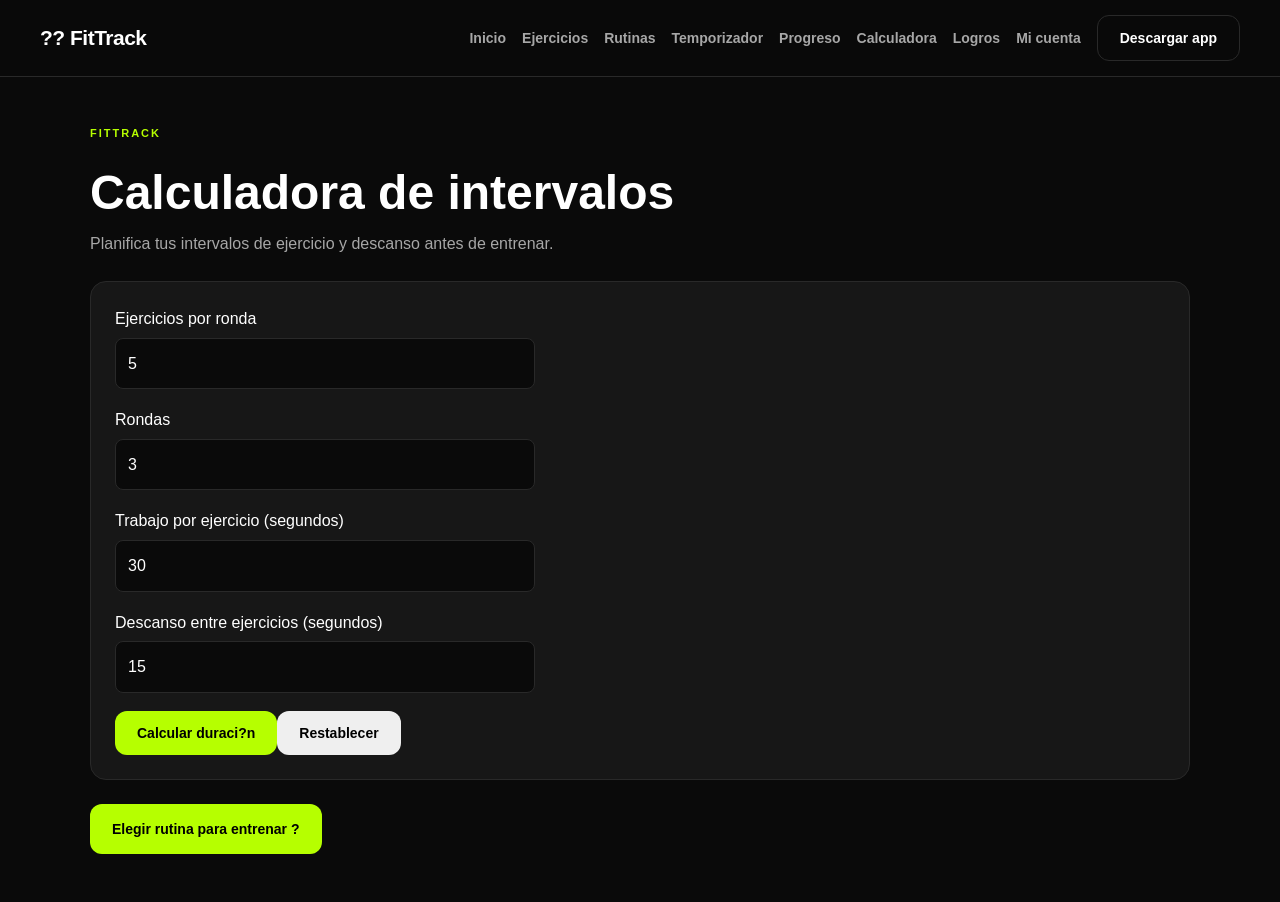
<file: pages/calculadora.html>
<!DOCTYPE html>
<html lang="es"><head><meta charset="utf-8"><meta name="viewport" content="width=device-width, initial-scale=1">
<meta name="theme-color" content="#0b0b0b"><title>Calculadora de intervalos | FitTrack</title>
<link rel="manifest" href="../manifest.json"><link rel="icon" href="../img/pwa-192.png">
<link rel="stylesheet" href="../css/style.css"><link rel="stylesheet" href="../css/responsive.css"><link rel="stylesheet" href="../css/tools.css"></head>
<body><header class="main-header"><div class="header-container"><a class="logo" href="../index.html">?? FitTrack</a>
<button class="menu-toggle" id="menuToggle" aria-label="Abrir men?" aria-expanded="false">?</button>
<nav class="main-navigation" id="mainNavigation"><a class="nav-link" href="../index.html">Inicio</a><a class="nav-link" href="./ejercicios.html">Ejercicios</a><a class="nav-link" href="./rutinas.html">Rutinas</a><a class="nav-link" href="./temporizador.html">Temporizador</a><a class="nav-link" href="./progreso.html">Progreso</a><a class="nav-link" href="./calculadora.html">Calculadora</a><a class="nav-link" href="./logros.html">Logros</a></nav></div></header>
<main class="tools-page"><span class="section-label">FITTRACK</span><h1>Calculadora de intervalos</h1><p>Planifica tus intervalos de ejercicio y descanso antes de entrenar.</p>
<form id="intervalForm" class="tool-card"><label>Ejercicios por ronda<input id="exerciseCount" type="number" min="1" max="100" value="5" required></label>
<label>Rondas<input id="roundCount" type="number" min="1" max="100" value="3" required></label>
<label>Trabajo por ejercicio (segundos)<input id="workSeconds" type="number" min="1" max="3600" value="30" required></label>
<label>Descanso entre ejercicios (segundos)<input id="restSeconds" type="number" min="0" max="3600" value="15" required></label>
<button class="btn btn-primary" type="submit">Calcular duraci?n</button><button class="btn" type="reset">Restablecer</button></form>
<section class="tool-card" id="calculationResult" aria-live="polite" hidden></section>
<a class="btn btn-primary" href="./rutinas.html">Elegir rutina para entrenar ?</a></main>
<script src="../js/main.js"></script><script src="../js/calculadora.js"></script></body></html>
</file>
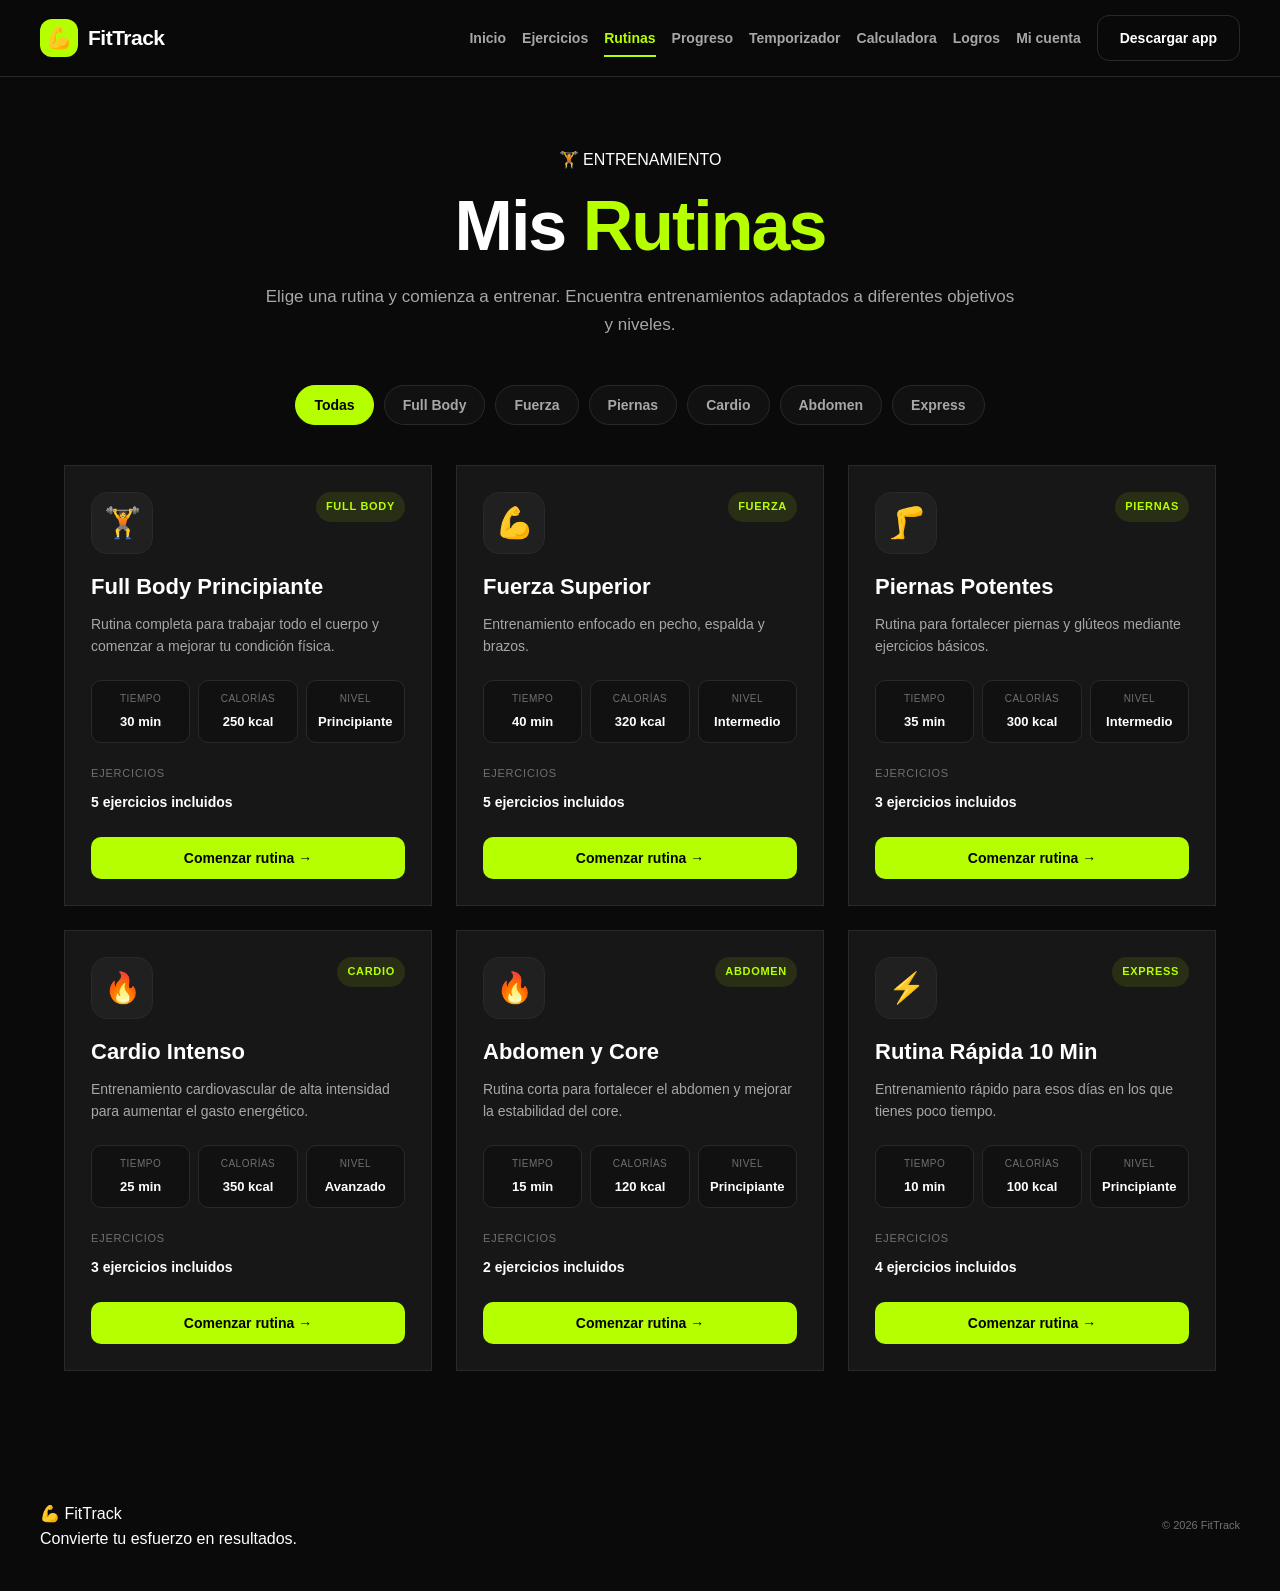
<file: pages/rutinas.html>
<!DOCTYPE html>
<html lang="es">

<head>
    <meta charset="UTF-8">

    <meta
        name="viewport"
        content="width=device-width, initial-scale=1.0"
    >

    <meta
        name="theme-color"
        content="#0b0b0b"
    >

    <title>Rutinas | FitTrack</title>

    <link
        rel="manifest"
        href="../manifest.json"
    >

    <link
        rel="icon"
        type="image/png"
        href="../img/pwa-192.png"
    >

    <link
        rel="apple-touch-icon"
        href="../img/pwa-192.png"
    >

    <link
        rel="stylesheet"
        href="../css/style.css"
    >

    <link
        rel="stylesheet"
        href="../css/responsive.css"
    >

    <link
        rel="stylesheet"
        href="../css/animations.css"
    >

    <link
        rel="stylesheet"
        href="../css/rutinas.css"
    >
</head>

<body>

    <!-- HEADER -->
    <header class="main-header">

        <div class="header-container">

            <a
                href="../index.html"
                class="logo"
            >
                <span class="logo-icon">💪</span>
                <span>FitTrack</span>
            </a>

            <button
                class="menu-toggle"
                id="menuToggle"
                aria-label="Abrir menú"
                aria-expanded="false"
            >
                ☰
            </button>

            <nav
                class="main-navigation"
                id="mainNavigation"
            >

                <a
                    href="../index.html"
                    class="nav-link"
                >
                    Inicio
                </a>

                <a
                    href="./ejercicios.html"
                    class="nav-link"
                >
                    Ejercicios
                </a>

                <a
                    href="./rutinas.html"
                    class="nav-link active"
                >
                    Rutinas
                </a>

                <a
                    href="./progreso.html"
                    class="nav-link"
                >
                    Progreso
                </a>

            <a href="./temporizador.html" class="nav-link">Temporizador</a><a href="./calculadora.html" class="nav-link">Calculadora</a><a href="./logros.html" class="nav-link">Logros</a>
            </nav>

        </div>

    </header>


    <!-- CONTENIDO -->
    <main class="routine-page">

        <section class="routine-header">

            <span class="section-badge">
                🏋️ ENTRENAMIENTO
            </span>

            <h1>
                Mis <span>Rutinas</span>
            </h1>

            <p>
                Elige una rutina y comienza a entrenar.
                Encuentra entrenamientos adaptados a
                diferentes objetivos y niveles.
            </p>

        </section>


        <!-- FILTROS -->
        <section class="routine-filters">

            <button
                class="routine-filter active"
                data-category="Todos"
            >
                Todas
            </button>

            <button
                class="routine-filter"
                data-category="Full Body"
            >
                Full Body
            </button>

            <button
                class="routine-filter"
                data-category="Fuerza"
            >
                Fuerza
            </button>

            <button
                class="routine-filter"
                data-category="Piernas"
            >
                Piernas
            </button>

            <button
                class="routine-filter"
                data-category="Cardio"
            >
                Cardio
            </button>

            <button
                class="routine-filter"
                data-category="Abdomen"
            >
                Abdomen
            </button>

            <button
                class="routine-filter"
                data-category="Express"
            >
                Express
            </button>

        </section>


        <!-- GRID -->
        <section
            class="routine-grid"
            id="routineGrid"
        >
        </section>


        <!-- SIN RESULTADOS -->
        <section
            class="empty-routines"
            id="emptyRoutines"
            hidden
        >

            <div class="empty-icon">
                🔎
            </div>

            <h2>
                No encontramos rutinas
            </h2>

            <p>
                Intenta seleccionar otra categoría.
            </p>

        </section>

    </main>


    <!-- FOOTER -->
    <footer class="main-footer">

        <div class="footer-container">

            <div class="footer-brand">
                <span>💪 FitTrack</span>

                <p>
                    Convierte tu esfuerzo en resultados.
                </p>
            </div>

            <div class="footer-info">
                <p>
                    © 2026 FitTrack
                </p>
            </div>

        </div>

    </footer>


    <script src="../js/main.js"></script>

    <script src="../js/rutinas.js"></script>

</body>

</html>
</file>
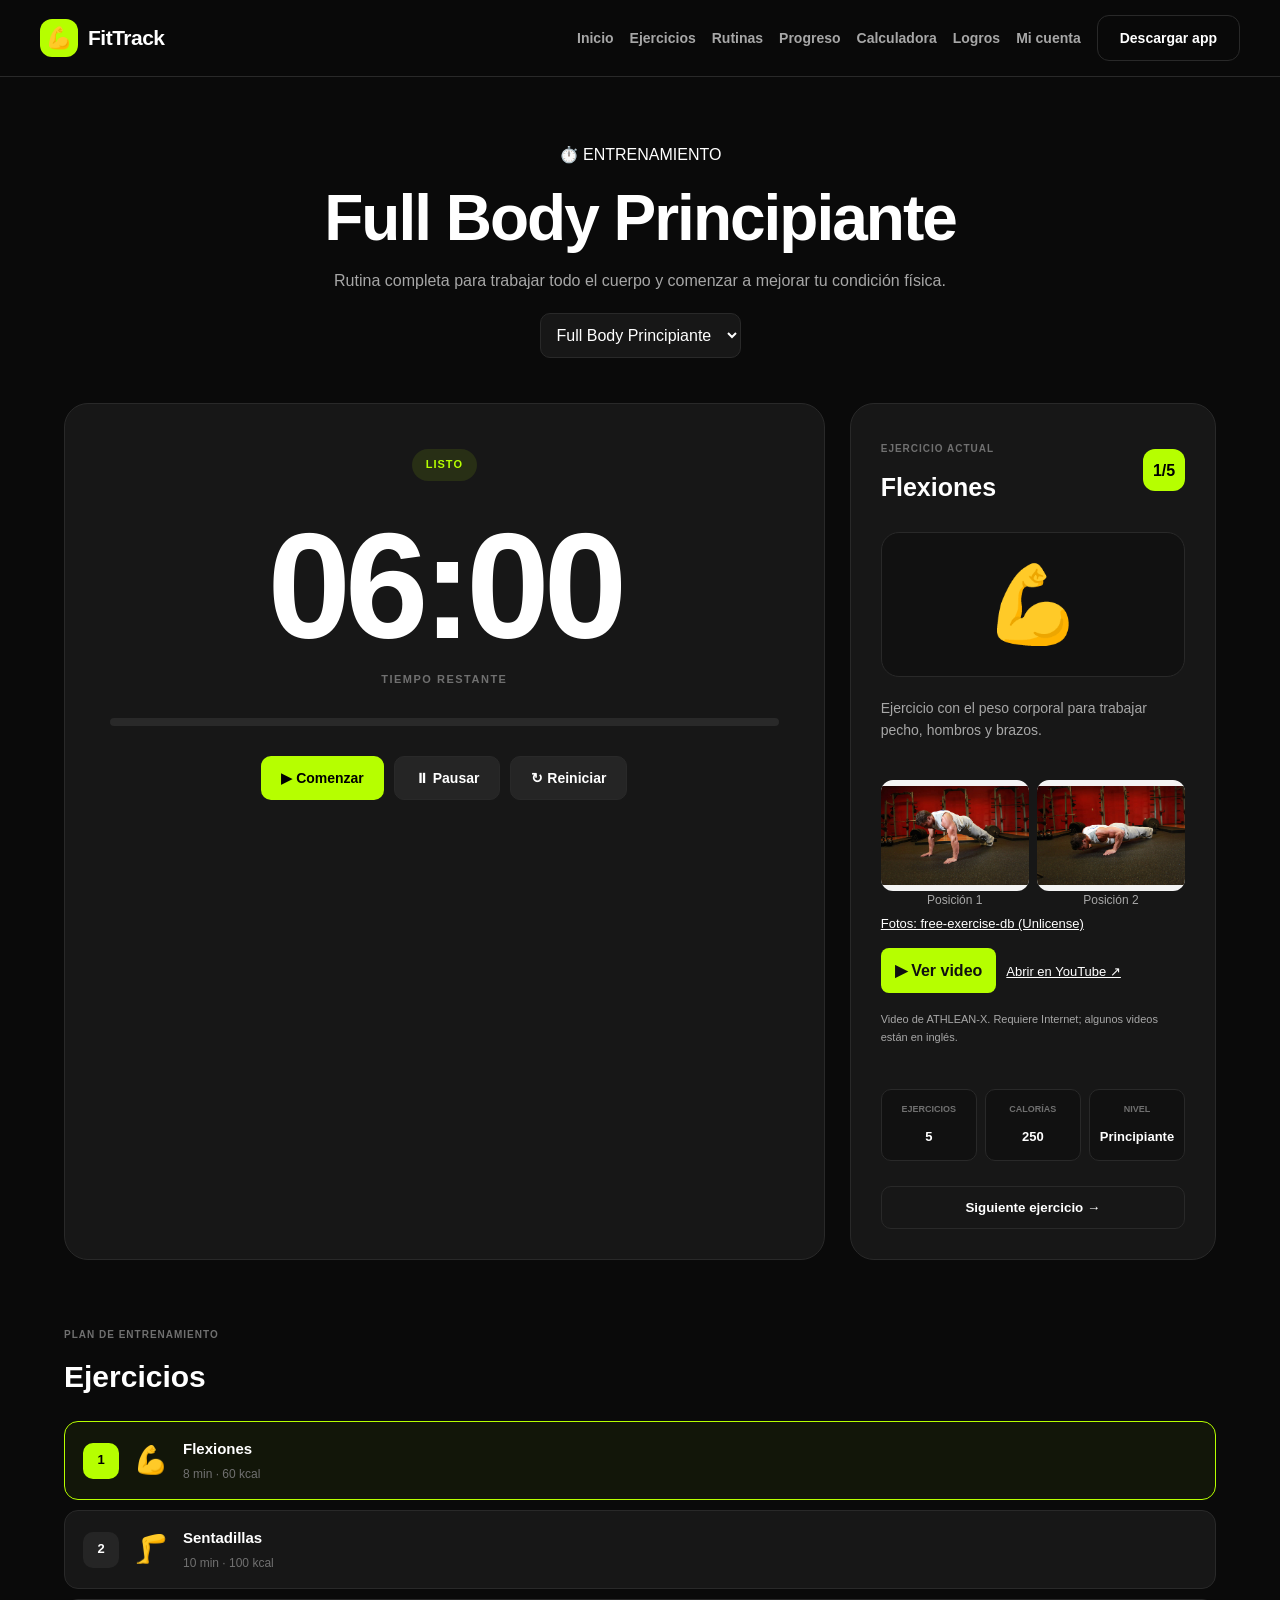
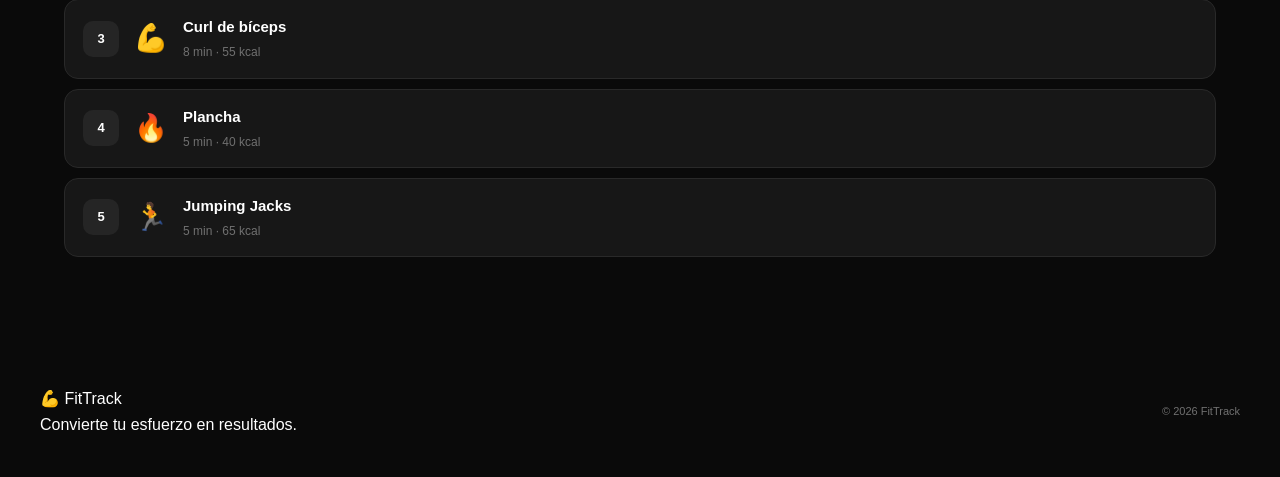
<file: pages/temporizador.html>
<!DOCTYPE html>
<html lang="es">

<head>
    <meta charset="UTF-8">

    <meta
        name="viewport"
        content="width=device-width, initial-scale=1.0"
    >

    <meta
        name="theme-color"
        content="#0b0b0b"
    >

    <title>Temporizador | FitTrack</title>

    <link
        rel="manifest"
        href="../manifest.json"
    >

    <link
        rel="icon"
        type="image/png"
        href="../img/pwa-192.png"
    >

    <link
        rel="stylesheet"
        href="../css/style.css"
    >

    <link
        rel="stylesheet"
        href="../css/responsive.css"
    >

    <link
        rel="stylesheet"
        href="../css/animations.css"
    >

    <link
        rel="stylesheet"
        href="../css/temporizador.css"
    >
<link rel="stylesheet" href="../css/media.css">
</head>

<body>

    <!-- HEADER -->
    <header class="main-header">

        <div class="header-container">

            <a
                href="../index.html"
                class="logo"
            >
                <span class="logo-icon">💪</span>
                <span>FitTrack</span>
            </a>

            <button
                class="menu-toggle"
                id="menuToggle"
                aria-label="Abrir menú"
                aria-expanded="false"
            >
                ☰
            </button>

            <nav
                class="main-navigation"
                id="mainNavigation"
            >

                <a
                    href="../index.html"
                    class="nav-link"
                >
                    Inicio
                </a>

                <a
                    href="./ejercicios.html"
                    class="nav-link"
                >
                    Ejercicios
                </a>

                <a
                    href="./rutinas.html"
                    class="nav-link"
                >
                    Rutinas
                </a>

                <a
                    href="./progreso.html"
                    class="nav-link"
                >
                    Progreso
                </a>

            <a href="./calculadora.html" class="nav-link">Calculadora</a><a href="./logros.html" class="nav-link">Logros</a>
            </nav>

        </div>

    </header>


    <!-- TEMPORIZADOR -->
    <main class="timer-page">

        <section class="timer-header">

            <span class="section-badge">
                ⏱️ ENTRENAMIENTO
            </span>

            <h1 id="routineName">
                Cargando rutina...
            </h1>

            <p id="routineDescription">
                Preparando tu entrenamiento.
            </p>

        </section>


        <section class="timer-layout">

            <!-- TEMPORIZADOR -->
            <div class="timer-card">

                <div class="timer-status">
                    <span id="timerStatus">
                        LISTO
                    </span>
                </div>


                <div
                    class="timer-display"
                    id="timerDisplay"
                >
                    00:30
                </div>


                <div class="timer-label">
                    TIEMPO RESTANTE
                </div>


                <div class="timer-progress">

                    <div
                        class="timer-progress-bar"
                        id="timerProgressBar"
                    ></div>

                </div>


                <div class="timer-buttons">

                    <button
                        class="timer-button primary"
                        id="startTimer"
                    >
                        ▶ Comenzar
                    </button>

                    <button
                        class="timer-button secondary"
                        id="pauseTimer"
                    >
                        ⏸ Pausar
                    </button>

                    <button
                        class="timer-button secondary"
                        id="resetTimer"
                    >
                        ↻ Reiniciar
                    </button>

                </div>

            </div>


            <!-- INFORMACIÓN -->
            <aside class="workout-card">

                <div class="workout-card-header">

                    <div>
                        <span class="small-label">
                            EJERCICIO ACTUAL
                        </span>

                        <h2 id="currentExercise">
                            Preparado
                        </h2>
                    </div>

                    <div
                        class="exercise-number"
                        id="exerciseNumber"
                    >
                        1
                    </div>

                </div>


                <div class="current-exercise-icon">
                    🏋️
                </div>


                <p
                    class="current-exercise-description"
                    id="currentExerciseDescription"
                >
                    Presiona comenzar para iniciar
                    tu entrenamiento.
                </p>


                <div id="currentExerciseMedia"></div>
                <div class="workout-stats">

                    <div class="workout-stat">

                        <span>
                            EJERCICIOS
                        </span>

                        <strong id="totalExercises">
                            0
                        </strong>

                    </div>


                    <div class="workout-stat">

                        <span>
                            CALORÍAS
                        </span>

                        <strong id="totalCalories">
                            0
                        </strong>

                    </div>


                    <div class="workout-stat">

                        <span>
                            NIVEL
                        </span>

                        <strong id="routineLevel">
                            -
                        </strong>

                    </div>

                </div>


                <button
                    class="next-exercise"
                    id="nextExercise"
                >
                    Siguiente ejercicio →
                </button>

            </aside>

        </section>


        <!-- LISTA -->
        <section class="exercise-list-section">

            <div class="section-title-row">

                <div>

                    <span class="small-label">
                        PLAN DE ENTRENAMIENTO
                    </span>

                    <h2>
                        Ejercicios
                    </h2>

                </div>

            </div>


            <div
                class="exercise-list"
                id="exerciseList"
            >
            </div>

        </section>


        <!-- FINALIZACIÓN -->
        <section
            class="workout-complete"
            id="workoutComplete"
            hidden
        >

            <div class="complete-icon">
                🎉
            </div>

            <h2>
                ¡Entrenamiento completado!
            </h2>

            <p>
                Excelente trabajo. Tu entrenamiento
                ha sido registrado.
            </p>

            <div class="complete-actions">

                <a
                    href="./rutinas.html"
                    class="timer-button secondary"
                >
                    ← Ver rutinas
                </a>

                <a
                    href="./progreso.html"
                    class="timer-button primary"
                >
                    Ver progreso →
                </a>

            </div>

        </section>

    </main>


    <footer class="main-footer">

        <div class="footer-container">

            <div class="footer-brand">

                <span>
                    💪 FitTrack
                </span>

                <p>
                    Convierte tu esfuerzo en resultados.
                </p>

            </div>

            <div class="footer-info">

                <p>
                    © 2026 FitTrack
                </p>

            </div>

        </div>

    </footer>


    <script src="../js/firebase-config.js"></script>
    <script src="../js/database.js"></script>
    <script src="../js/main.js"></script>

    <script src="../js/media.js"></script>
    <script src="../js/temporizador.js"></script>

</body>

</html>
</file>
<file: css/style.css>
/* =====================================================
   FITTRACK - ESTILOS PRINCIPALES
===================================================== */

:root {
    --bg-primary: #0a0a0a;
    --bg-secondary: #111111;
    --bg-card: #171717;
    --bg-card-hover: #1d1d1d;

    --text-primary: #ffffff;
    --text-secondary: #a7a7a7;
    --text-muted: #707070;

    --accent: #b6ff00;
    --accent-dark: #8dcc00;

    --border: #292929;

    --radius-small: 10px;
    --radius-medium: 16px;
    --radius-large: 24px;

    --max-width: 1200px;
}


/* =====================================================
   RESET
===================================================== */

* {
    margin: 0;
    padding: 0;
    box-sizing: border-box;
}


html {
    scroll-behavior: smooth;
}


body {
    font-family:
        Arial,
        Helvetica,
        sans-serif;

    background: var(--bg-primary);

    color: var(--text-primary);

    line-height: 1.6;

    overflow-x: hidden;
}


a {
    color: inherit;
    text-decoration: none;
}


button {
    font-family: inherit;
}


/* =====================================================
   HEADER
===================================================== */

.header {
    position: sticky;

    top: 0;

    z-index: 1000;

    background:
        rgba(10, 10, 10, 0.92);

    backdrop-filter: blur(15px);

    border-bottom:
        1px solid var(--border);
}


.header-container {
    width: min(
        100% - 40px,
        var(--max-width)
    );

    margin: auto;

    min-height: 76px;

    display: flex;

    align-items: center;

    justify-content: space-between;

    gap: 30px;
}


/* =====================================================
   LOGO
===================================================== */

.logo {
    display: flex;

    align-items: center;

    gap: 10px;

    font-size: 21px;

    font-weight: 900;

    letter-spacing: -0.5px;
}


.logo-icon {
    width: 38px;

    height: 38px;

    display: grid;

    place-items: center;

    border-radius: 12px;

    background: var(--accent);

    color: #000;

    font-size: 21px;
}


.logo-text {
    color: #fff;
}


/* =====================================================
   NAVEGACIÓN
===================================================== */

.main-navigation {
    display: flex;

    align-items: center;

    gap: 28px;
}


.nav-link {
    position: relative;

    color: var(--text-secondary);

    font-size: 14px;

    font-weight: 600;

    transition:
        color 0.25s ease;
}


.nav-link:hover,
.nav-link.active {
    color: var(--accent);
}


.nav-link::after {
    content: "";

    position: absolute;

    left: 0;

    bottom: -8px;

    width: 0;

    height: 2px;

    background: var(--accent);

    transition:
        width 0.25s ease;
}


.nav-link:hover::after,
.nav-link.active::after {
    width: 100%;
}


.menu-toggle {
    display: none;

    border: 1px solid var(--border);

    background: var(--bg-card);

    color: white;

    width: 44px;

    height: 44px;

    border-radius: 10px;

    font-size: 22px;

    cursor: pointer;
}


/* =====================================================
   HERO
===================================================== */

.hero {
    width: min(
        100% - 40px,
        var(--max-width)
    );

    min-height: 650px;

    margin: auto;

    display: grid;

    grid-template-columns:
        1.1fr
        0.9fr;

    align-items: center;

    gap: 70px;

    padding:
        80px
        0;
}


.hero-content {
    max-width: 650px;
}


.hero-badge {
    display: inline-block;

    padding:
        8px
        14px;

    border:
        1px solid
        rgba(182, 255, 0, 0.25);

    border-radius: 50px;

    color: var(--accent);

    background:
        rgba(182, 255, 0, 0.05);

    font-size: 11px;

    font-weight: 800;

    letter-spacing: 1px;

    margin-bottom: 24px;
}


.hero h1 {
    font-size:
        clamp(
            44px,
            7vw,
            82px
        );

    line-height: 0.95;

    letter-spacing: -4px;

    margin-bottom: 28px;
}


.hero h1 span {
    display: block;

    color: var(--accent);
}


.hero-content > p {
    color: var(--text-secondary);

    font-size: 17px;

    max-width: 570px;

    margin-bottom: 32px;
}


/* =====================================================
   BOTONES
===================================================== */

.hero-buttons {
    display: flex;

    flex-wrap: wrap;

    gap: 14px;
}


.btn {
    border: none;

    border-radius: 12px;

    padding:
        14px
        22px;

    font-size: 14px;

    font-weight: 800;

    cursor: pointer;

    display: inline-flex;

    align-items: center;

    justify-content: center;

    gap: 8px;

    transition:
        transform 0.25s ease,
        background 0.25s ease;
}


.btn:hover {
    transform: translateY(-3px);
}


.btn-primary {
    background: var(--accent);

    color: #000;
}


.btn-primary:hover {
    background: #c7ff35;
}


.btn-secondary {
    background: transparent;

    color: #fff;

    border:
        1px solid
        var(--border);
}


.btn-secondary:hover {
    background: var(--bg-card);
}


.install-message {
    margin-top: 15px;

    color: var(--text-muted);

    font-size: 12px;
}


/* =====================================================
   HERO CARD
===================================================== */

.hero-card {
    display: flex;

    justify-content: center;
}


.fitness-card {
    width: 100%;

    max-width: 390px;

    padding: 28px;

    border:
        1px solid
        var(--border);

    border-radius:
        var(--radius-large);

    background:
        linear-gradient(
            145deg,
            #1c1c1c,
            #101010
        );

    box-shadow:
        0 30px 80px
        rgba(0, 0, 0, 0.45);
}


.fitness-card-header {
    display: flex;

    align-items: center;

    justify-content: space-between;

    color: var(--text-muted);

    font-size: 11px;

    font-weight: 800;

    letter-spacing: 1px;
}


.status-dot {
    color: var(--accent);

    animation:
        pulse 1.8s infinite;
}


.fitness-card-icon {
    margin-top: 35px;

    width: 80px;

    height: 80px;

    display: grid;

    place-items: center;

    border-radius: 22px;

    background: var(--accent);

    font-size: 40px;
}


.fitness-card h2 {
    margin:
        24px
        0;

    font-size: 30px;
}


.fitness-stats {
    display: grid;

    grid-template-columns:
        repeat(3, 1fr);

    gap: 10px;

    margin-bottom: 25px;
}


.fitness-stats div {
    padding: 13px 8px;

    border-radius: 12px;

    background: #222;

    text-align: center;
}


.fitness-stats strong {
    display: block;

    font-size: 22px;

    color: var(--accent);
}


.fitness-stats span {
    color: var(--text-muted);

    font-size: 9px;

    font-weight: 800;
}


.start-workout {
    width: 100%;

    padding: 14px;

    border: none;

    border-radius: 12px;

    background: #fff;

    color: #000;

    font-weight: 900;

    cursor: pointer;

    transition:
        transform 0.2s ease;
}


.start-workout:hover {
    transform: scale(1.02);
}


/* =====================================================
   SECCIONES
===================================================== */

.section {
    width: min(
        100% - 40px,
        var(--max-width)
    );

    margin: auto;

    padding:
        100px
        0;
}


.section-heading {
    text-align: center;

    max-width: 700px;

    margin:
        0
        auto
        55px;
}


.section-label {
    display: block;

    color: var(--accent);

    font-size: 11px;

    font-weight: 900;

    letter-spacing: 2px;

    margin-bottom: 12px;
}


.section-heading h2 {
    font-size:
        clamp(
            32px,
            5vw,
            52px
        );

    line-height: 1.05;

    margin-bottom: 18px;
}


.section-heading p {
    color: var(--text-secondary);
}


/* =====================================================
   FEATURES
===================================================== */

.features-grid {
    display: grid;

    grid-template-columns:
        repeat(3, 1fr);

    gap: 18px;
}


.feature-card {
    padding: 28px;

    border:
        1px solid
        var(--border);

    border-radius:
        var(--radius-medium);

    background:
        var(--bg-card);

    transition:
        transform 0.25s ease,
        border-color 0.25s ease,
        background 0.25s ease;
}


.feature-card:hover {
    transform: translateY(-6px);

    border-color:
        rgba(182, 255, 0, 0.35);

    background:
        var(--bg-card-hover);
}


.feature-icon {
    width: 54px;

    height: 54px;

    display: grid;

    place-items: center;

    border-radius: 15px;

    background:
        rgba(182, 255, 0, 0.08);

    font-size: 26px;

    margin-bottom: 22px;
}


.feature-card h3 {
    font-size: 20px;

    margin-bottom: 10px;
}


.feature-card p {
    color: var(--text-secondary);

    font-size: 14px;

    margin-bottom: 20px;
}


.feature-link {
    color: var(--accent);

    font-size: 12px;

    font-weight: 800;
}


/* =====================================================
   WORKOUT SECTION
===================================================== */

.workout-section {
    background:
        #111;
    
    border-top:
        1px solid var(--border);

    border-bottom:
        1px solid var(--border);
}


.workout-container {
    width: min(
        100% - 40px,
        var(--max-width)
    );

    margin: auto;

    min-height: 450px;

    display: grid;

    grid-template-columns:
        1fr
        1fr;

    align-items: center;

    gap: 80px;
}


.workout-text h2 {
    font-size:
        clamp(
            38px,
            5vw,
            60px
        );

    line-height: 1;

    margin-bottom: 22px;
}


.workout-text p {
    color: var(--text-secondary);

    max-width: 500px;

    margin-bottom: 28px;
}


/* =====================================================
   WORKOUT PREVIEW
===================================================== */

.workout-preview {
    padding: 35px;

    border-radius:
        var(--radius-large);

    background:
        #191919;

    border:
        1px solid
        var(--border);
}


.preview-header {
    display: flex;

    justify-content: space-between;

    color: var(--text-muted);

    font-size: 11px;

    font-weight: 800;

    letter-spacing: 1px;
}


.workout-preview h3 {
    font-size: 38px;

    margin:
        25px
        0;
}


.progress-bar {
    height: 8px;

    border-radius: 20px;

    background: #2b2b2b;

    overflow: hidden;
}


.progress-fill {
    height: 100%;

    background: var(--accent);

    border-radius: inherit;
}


.preview-info {
    display: flex;

    justify-content: space-between;

    margin-top: 12px;

    color: var(--text-secondary);

    font-size: 12px;
}


/* =====================================================
   ESTADÍSTICAS
===================================================== */

.stats-grid {
    display: grid;

    grid-template-columns:
        repeat(4, 1fr);

    gap: 16px;
}


.stat-card {
    padding: 30px 20px;

    text-align: center;

    border:
        1px solid
        var(--border);

    border-radius:
        var(--radius-medium);

    background:
        var(--bg-card);
}


.stat-icon {
    display: block;

    font-size: 27px;

    margin-bottom: 12px;
}


.stat-card strong {
    display: block;

    color: var(--accent);

    font-size: 38px;

    line-height: 1;

    margin-bottom: 8px;
}


.stat-card > span:last-child {
    color: var(--text-secondary);

    font-size: 12px;
}


/* =====================================================
   FOOTER
===================================================== */

.footer {
    border-top:
        1px solid
        var(--border);

    background:
        #070707;
}


.footer-container {
    width: min(
        100% - 40px,
        var(--max-width)
    );

    min-height: 130px;

    margin: auto;

    display: flex;

    align-items: center;

    justify-content: space-between;

    gap: 30px;
}


.footer-logo {
    font-size: 20px;

    font-weight: 900;

    margin-bottom: 5px;
}


.footer p {
    color: var(--text-muted);

    font-size: 12px;
}


.footer-info {
    display: flex;

    gap: 10px;

    color: var(--text-muted);

    font-size: 11px;
}


/* =====================================================
   SELECCIÓN
===================================================== */

::selection {
    background: var(--accent);

    color: #000;
}


/* =====================================================
   SCROLLBAR
===================================================== */

::-webkit-scrollbar {
    width: 8px;
}


::-webkit-scrollbar-track {
    background: #080808;
}


::-webkit-scrollbar-thumb {
    background: #303030;

    border-radius: 20px;
}


::-webkit-scrollbar-thumb:hover {
    background: var(--accent);
}
</file>
<file: css/responsive.css>
﻿[hidden] { display: none !important; }
.main-header { position: sticky; top: 0; z-index: 1000; background: rgba(10,10,10,.96); border-bottom: 1px solid var(--border); }
.main-navigation { flex-wrap: wrap; gap: 16px; }
button:disabled { opacity: .55; cursor: not-allowed; }
button:focus-visible, a:focus-visible, input:focus-visible { outline: 2px solid var(--accent); outline-offset: 4px; }
@media (max-width: 900px) {
    .header-container { position: relative; flex-wrap: wrap; }
    .menu-toggle { display: block; }
    .main-navigation { display: none; width: 100%; padding: 16px 0; flex-direction: column; align-items: stretch; }
    .main-navigation.open { display: flex; }
    .features-grid, .stats-grid { grid-template-columns: repeat(2, minmax(0, 1fr)); }
    .hero, .hero-container, .workout-container { grid-template-columns: 1fr; }
}
@media (max-width: 560px) {
    .features-grid, .stats-grid, .routine-grid, .exercise-grid, .timer-layout, .progress-layout { grid-template-columns: 1fr; }
    .hero-title { font-size: 2.6rem; }
    .hero-buttons { flex-wrap: wrap; }
    .footer-container { flex-direction: column; gap: 20px; }
}
.install-help { width: min(100% - 40px, 1200px); margin: 16px auto; padding: 16px; border: 1px solid var(--accent); border-radius: 12px; }
</file>
<file: css/tools.css>
.tools-page { width: min(100% - 40px, 1100px); margin: 48px auto; }
.tools-page h1 { font-size: clamp(2rem, 5vw, 3rem); }
.tools-page > p { color: var(--text-secondary); margin-bottom: 24px; }
.tools-grid { display: grid; grid-template-columns: repeat(auto-fit, minmax(240px, 1fr)); gap: 20px; margin: 24px 0; }
.tool-card { background: var(--bg-card); padding: 24px; border: 1px solid var(--border); border-radius: 16px; margin-bottom: 24px; }
.tool-card label { display: block; margin-bottom: 18px; }
.tool-card input { display: block; width: 100%; max-width: 420px; padding: 12px; margin-top: 6px; background: var(--bg-primary); color: white; border: 1px solid var(--border); border-radius: 8px; font: inherit; }
.tool-card progress { width: 100%; accent-color: var(--accent); }
.tool-card.unlocked { border-color: var(--accent); }
.tool-card h2 { font-size: 1.3rem; }
.account-page { max-width: 650px; }
.account-page #authStatus { padding: 16px 0; overflow-wrap: anywhere; }
.account-page .tool-card > p { margin: 16px 0; color: var(--text-secondary); }
.account-actions { display: flex; flex-wrap: wrap; gap: 12px; margin-bottom: 18px; }
.account-actions [aria-pressed="true"] { outline: 2px solid var(--accent); }
.account-page .btn { margin: 6px 4px 6px 0; }
</file>
<file: css/animations.css>
/* =====================================================
   FITTRACK - ANIMACIONES
===================================================== */


/* =====================================================
   ENTRADA
===================================================== */

@keyframes fadeUp {

    from {
        opacity: 0;

        transform:
            translateY(25px);
    }

    to {
        opacity: 1;

        transform:
            translateY(0);
    }

}


@keyframes pulse {

    0% {
        opacity: 1;

        transform: scale(1);
    }

    50% {
        opacity: 0.45;

        transform: scale(0.85);
    }

    100% {
        opacity: 1;

        transform: scale(1);
    }

}


/* =====================================================
   ELEMENTOS PRINCIPALES
===================================================== */

.hero-content {
    animation:
        fadeUp
        0.8s
        ease
        both;
}


.hero-card {
    animation:
        fadeUp
        0.8s
        0.15s
        ease
        both;
}


.feature-card {
    animation:
        fadeUp
        0.6s
        ease
        both;
}


/* =====================================================
   BOTÓN
===================================================== */

.btn,
.start-workout {
    transition:
        transform 0.2s ease,
        box-shadow 0.2s ease;
}


.btn-primary:hover,
.start-workout:hover {
    box-shadow:
        0 10px 30px
        rgba(182, 255, 0, 0.15);
}


/* =====================================================
   ACCESIBILIDAD
===================================================== */

@media (prefers-reduced-motion: reduce) {

    *,
    *::before,
    *::after {

        animation-duration: 0.01ms !important;

        animation-iteration-count: 1 !important;

        scroll-behavior: auto !important;

        transition-duration: 0.01ms !important;
    }

}
</file>
<file: css/rutinas.css>
/* =========================================
   FITTRACK - RUTINAS
========================================= */

.routine-page {
    width: 100%;
    max-width: 1200px;
    margin: 0 auto;
    padding: 70px 24px 90px;
}


/* =========================================
   HEADER
========================================= */

.routine-header {
    text-align: center;
    max-width: 760px;
    margin: 0 auto 45px;
}

.routine-header .section-badge {
    display: inline-block;
    margin-bottom: 18px;
}

.routine-header h1 {
    font-size: clamp(42px, 6vw, 70px);
    line-height: 1;
    margin-bottom: 22px;
    letter-spacing: -2px;
}

.routine-header h1 span {
    color: var(--accent);
}

.routine-header p {
    color: var(--text-secondary);
    font-size: 17px;
    line-height: 1.7;
}


/* =========================================
   FILTROS
========================================= */

.routine-filters {
    display: flex;
    justify-content: center;
    align-items: center;
    flex-wrap: wrap;
    gap: 10px;
    margin-bottom: 40px;
}

.routine-filter {
    border: 1px solid var(--border);
    background: var(--bg-secondary);
    color: var(--text-secondary);

    padding: 11px 18px;

    border-radius: 999px;

    font-size: 14px;
    font-weight: 700;

    cursor: pointer;

    transition:
        background 0.2s ease,
        color 0.2s ease,
        border-color 0.2s ease,
        transform 0.2s ease;
}

.routine-filter:hover {
    color: var(--text-primary);
    border-color: var(--accent);
    transform: translateY(-2px);
}

.routine-filter.active {
    background: var(--accent);
    border-color: var(--accent);
    color: #000;
}


/* =========================================
   GRID
========================================= */

.routine-grid {
    display: grid;

    grid-template-columns:
        repeat(3, minmax(0, 1fr));

    gap: 24px;
}


/* =========================================
   CARD
========================================= */

.routine-card {
    position: relative;

    display: flex;
    flex-direction: column;

    background: var(--bg-card);

    border: 1px solid var(--border);

    border-radius: var(--radius-lg);

    padding: 26px;

    overflow: hidden;

    transition:
        transform 0.25s ease,
        background 0.25s ease,
        border-color 0.25s ease,
        box-shadow 0.25s ease;
}

.routine-card::before {
    content: "";

    position: absolute;

    top: 0;
    left: 0;

    width: 100%;
    height: 3px;

    background: var(--accent);

    transform: scaleX(0);

    transform-origin: left;

    transition: transform 0.25s ease;
}

.routine-card:hover {
    transform: translateY(-6px);

    background: var(--bg-card-hover);

    border-color: #3b3b3b;

    box-shadow:
        0 18px 40px rgba(0, 0, 0, 0.35);
}

.routine-card:hover::before {
    transform: scaleX(1);
}


/* =========================================
   TOP
========================================= */

.routine-card-top {
    display: flex;

    align-items: flex-start;

    justify-content: space-between;

    gap: 15px;

    margin-bottom: 20px;
}

.routine-icon {
    width: 62px;
    height: 62px;

    display: flex;

    align-items: center;
    justify-content: center;

    background: #202020;

    border: 1px solid var(--border);

    border-radius: 16px;

    font-size: 30px;

    flex-shrink: 0;
}

.routine-category {
    display: inline-flex;

    padding: 6px 10px;

    border-radius: 999px;

    background: rgba(182, 255, 0, 0.1);

    color: var(--accent);

    font-size: 11px;

    font-weight: 800;

    text-transform: uppercase;

    letter-spacing: 0.7px;
}


/* =========================================
   CONTENT
========================================= */

.routine-card h2 {
    font-size: 22px;

    line-height: 1.2;

    margin-bottom: 12px;

    color: var(--text-primary);
}

.routine-card-description {
    color: var(--text-secondary);

    font-size: 14px;

    line-height: 1.6;

    margin-bottom: 22px;
}


/* =========================================
   INFO
========================================= */

.routine-info {
    display: grid;

    grid-template-columns:
        repeat(3, 1fr);

    gap: 8px;

    margin-bottom: 22px;
}

.routine-info-item {
    background: #111111;

    border: 1px solid var(--border);

    border-radius: 10px;

    padding: 10px 8px;

    text-align: center;
}

.routine-info-label {
    display: block;

    color: var(--text-muted);

    font-size: 10px;

    text-transform: uppercase;

    letter-spacing: 0.5px;

    margin-bottom: 5px;
}

.routine-info-value {
    display: block;

    color: var(--text-primary);

    font-size: 13px;

    font-weight: 800;
}


/* =========================================
   EXERCISES
========================================= */

.routine-exercises {
    margin-bottom: 24px;
}

.routine-exercises-title {
    color: var(--text-muted);

    font-size: 11px;

    text-transform: uppercase;

    letter-spacing: 0.8px;

    margin-bottom: 8px;
}

.routine-exercise-count {
    color: var(--text-primary);

    font-size: 14px;

    font-weight: 700;
}


/* =========================================
   BUTTON
========================================= */

.routine-start {
    width: 100%;

    margin-top: auto;

    display: flex;

    align-items: center;
    justify-content: center;

    gap: 8px;

    border: none;

    background: var(--accent);

    color: #000;

    padding: 13px 18px;

    border-radius: 10px;

    font-size: 14px;

    font-weight: 900;

    cursor: pointer;

    transition:
        transform 0.2s ease,
        background 0.2s ease;
}

.routine-start:hover {
    background: #c8ff42;

    transform: translateY(-2px);
}

.routine-start:active {
    transform: translateY(0);
}


/* =========================================
   EMPTY
========================================= */

.empty-routines {
    text-align: center;

    padding: 70px 20px;
}

.empty-icon {
    font-size: 45px;

    margin-bottom: 15px;
}

.empty-routines h2 {
    margin-bottom: 8px;
}

.empty-routines p {
    color: var(--text-secondary);
}


/* =========================================
   TABLET
========================================= */

@media (max-width: 950px) {

    .routine-grid {
        grid-template-columns:
            repeat(2, minmax(0, 1fr));
    }

}


/* =========================================
   MOBILE
========================================= */

@media (max-width: 650px) {

    .routine-page {
        padding:
            50px 18px 70px;
    }

    .routine-header {
        margin-bottom: 35px;
    }

    .routine-header h1 {
        font-size: 43px;
    }

    .routine-header p {
        font-size: 15px;
    }

    .routine-filters {
        justify-content: flex-start;

        overflow-x: auto;

        flex-wrap: nowrap;

        padding-bottom: 8px;

        scrollbar-width: none;
    }

    .routine-filters::-webkit-scrollbar {
        display: none;
    }

    .routine-filter {
        flex-shrink: 0;
    }

    .routine-grid {
        grid-template-columns: 1fr;

        gap: 18px;
    }

}
</file>
<file: css/temporizador.css>
/* =========================================
   FITTRACK - TEMPORIZADOR
========================================= */

.timer-page {
    width: 100%;
    max-width: 1200px;

    margin: 0 auto;

    padding: 65px 24px 90px;
}


/* =========================================
   HEADER
========================================= */

.timer-header {
    text-align: center;

    max-width: 750px;

    margin: 0 auto 45px;
}

.timer-header h1 {
    font-size: clamp(38px, 6vw, 64px);

    line-height: 1;

    margin: 18px 0;

    letter-spacing: -2px;
}

.timer-header p {
    color: var(--text-secondary);

    line-height: 1.6;
}


/* =========================================
   LAYOUT
========================================= */

.timer-layout {
    display: grid;

    grid-template-columns:
        1.35fr 0.65fr;

    gap: 25px;

    align-items: stretch;
}


/* =========================================
   TIMER CARD
========================================= */

.timer-card {
    background: var(--bg-card);

    border: 1px solid var(--border);

    border-radius: 24px;

    padding: 45px;

    text-align: center;
}

.timer-status {
    margin-bottom: 15px;
}

.timer-status span {
    display: inline-flex;

    padding: 7px 14px;

    border-radius: 999px;

    background: rgba(182, 255, 0, 0.1);

    color: var(--accent);

    font-size: 11px;

    font-weight: 900;

    letter-spacing: 1px;
}


/* =========================================
   DISPLAY
========================================= */

.timer-display {
    font-size: clamp(80px, 14vw, 150px);

    line-height: 1;

    font-weight: 900;

    letter-spacing: -6px;

    color: var(--text-primary);

    margin: 30px 0 10px;
}

.timer-label {
    color: var(--text-muted);

    font-size: 11px;

    font-weight: 800;

    letter-spacing: 1.5px;
}


/* =========================================
   PROGRESS
========================================= */

.timer-progress {
    width: 100%;

    height: 8px;

    background: #292929;

    border-radius: 999px;

    overflow: hidden;

    margin: 30px 0;
}

.timer-progress-bar {
    width: 0%;

    height: 100%;

    background: var(--accent);

    border-radius: inherit;

    transition: width 0.4s ease;
}


/* =========================================
   BUTTONS
========================================= */

.timer-buttons {
    display: flex;

    gap: 10px;

    justify-content: center;

    flex-wrap: wrap;
}

.timer-button {
    border: none;

    border-radius: 10px;

    padding: 13px 20px;

    font-size: 14px;

    font-weight: 900;

    cursor: pointer;

    text-decoration: none;

    display: inline-flex;

    justify-content: center;

    align-items: center;

    transition:
        transform 0.2s ease,
        background 0.2s ease;
}

.timer-button:hover {
    transform: translateY(-2px);
}

.timer-button.primary {
    background: var(--accent);

    color: #000;
}

.timer-button.primary:hover {
    background: #c8ff42;
}

.timer-button.secondary {
    background: #252525;

    color: var(--text-primary);

    border: 1px solid var(--border);
}

.timer-button.secondary:hover {
    background: #303030;
}


/* =========================================
   WORKOUT CARD
========================================= */

.workout-card {
    background: var(--bg-card);

    border: 1px solid var(--border);

    border-radius: 24px;

    padding: 30px;

    display: flex;

    flex-direction: column;
}

.workout-card-header {
    display: flex;

    justify-content: space-between;

    align-items: center;

    gap: 15px;
}

.small-label {
    color: var(--text-muted);

    font-size: 10px;

    font-weight: 900;

    letter-spacing: 1px;
}

.workout-card h2 {
    font-size: 25px;

    margin-top: 7px;
}

.exercise-number {
    width: 42px;
    height: 42px;

    display: flex;

    align-items: center;
    justify-content: center;

    border-radius: 12px;

    background: var(--accent);

    color: #000;

    font-weight: 900;
}


/* =========================================
   CURRENT EXERCISE
========================================= */

.current-exercise-icon {
    height: 145px;

    display: flex;

    align-items: center;
    justify-content: center;

    font-size: 75px;

    background: #111111;

    border: 1px solid var(--border);

    border-radius: 18px;

    margin: 25px 0 20px;
}

.current-exercise-description {
    color: var(--text-secondary);

    line-height: 1.6;

    font-size: 14px;

    min-height: 65px;
}


/* =========================================
   STATS
========================================= */

.workout-stats {
    display: grid;

    grid-template-columns:
        repeat(3, 1fr);

    gap: 8px;

    margin: 25px 0;
}

.workout-stat {
    background: #111111;

    border: 1px solid var(--border);

    border-radius: 10px;

    padding: 12px 6px;

    text-align: center;
}

.workout-stat span {
    display: block;

    color: var(--text-muted);

    font-size: 9px;

    font-weight: 800;

    margin-bottom: 6px;
}

.workout-stat strong {
    font-size: 13px;
}


/* =========================================
   NEXT
========================================= */

.next-exercise {
    margin-top: auto;

    width: 100%;

    padding: 13px;

    border: 1px solid var(--border);

    background: transparent;

    color: var(--text-primary);

    border-radius: 10px;

    font-weight: 800;

    cursor: pointer;
}

.next-exercise:hover {
    border-color: var(--accent);

    color: var(--accent);
}


/* =========================================
   EXERCISE LIST
========================================= */

.exercise-list-section {
    margin-top: 60px;
}

.section-title-row {
    margin-bottom: 20px;
}

.section-title-row h2 {
    font-size: 30px;

    margin-top: 7px;
}

.exercise-list {
    display: grid;

    gap: 10px;
}

.exercise-list-item {
    display: flex;

    align-items: center;

    gap: 15px;

    background: var(--bg-card);

    border: 1px solid var(--border);

    border-radius: 14px;

    padding: 15px 18px;

    transition:
        border-color 0.2s ease,
        transform 0.2s ease;
}

.exercise-list-item.active {
    border-color: var(--accent);

    background: rgba(182, 255, 0, 0.05);
}

.exercise-list-item.completed {
    opacity: 0.55;
}

.exercise-list-number {
    width: 36px;
    height: 36px;

    border-radius: 10px;

    background: #252525;

    display: flex;

    align-items: center;
    justify-content: center;

    font-size: 13px;

    font-weight: 900;

    flex-shrink: 0;
}

.exercise-list-item.active
.exercise-list-number {
    background: var(--accent);

    color: #000;
}

.exercise-list-icon {
    font-size: 27px;
}

.exercise-list-content {
    flex: 1;
}

.exercise-list-content h3 {
    font-size: 15px;

    margin-bottom: 4px;
}

.exercise-list-content p {
    color: var(--text-muted);

    font-size: 12px;
}

.exercise-list-check {
    font-size: 20px;
}


/* =========================================
   COMPLETE
========================================= */

.workout-complete {
    text-align: center;

    background: var(--bg-card);

    border: 1px solid var(--accent);

    border-radius: 24px;

    padding: 50px 25px;

    margin-top: 50px;
}

.complete-icon {
    font-size: 55px;

    margin-bottom: 15px;
}

.workout-complete h2 {
    font-size: 32px;

    margin-bottom: 10px;
}

.workout-complete p {
    color: var(--text-secondary);

    margin-bottom: 25px;
}

.complete-actions {
    display: flex;

    justify-content: center;

    gap: 10px;

    flex-wrap: wrap;
}


/* =========================================
   RESPONSIVE
========================================= */

@media (max-width: 850px) {

    .timer-layout {
        grid-template-columns: 1fr;
    }

}


@media (max-width: 600px) {

    .timer-page {
        padding:
            45px 18px 70px;
    }

    .timer-card {
        padding: 30px 18px;
    }

    .timer-display {
        font-size: 85px;

        letter-spacing: -4px;
    }

    .timer-buttons {
        display: grid;

        grid-template-columns: 1fr;
    }

    .timer-button {
        width: 100%;
    }

    .workout-stats {
        grid-template-columns:
            repeat(3, 1fr);
    }

}.routine-selector { max-width: 100%; padding: 12px; margin-top: 20px; background: var(--bg-card); color: var(--text-primary); border: 1px solid var(--border); border-radius: 10px; font: inherit; }
</file>
<file: css/media.css>
.exercise-media { margin: 18px 0; }
.exercise-media-images { display: grid; grid-template-columns: repeat(2, minmax(0, 1fr)); gap: 8px; }
.exercise-media-images figure:only-child { grid-column: 1 / -1; }
.exercise-media figure { margin: 0; min-width: 0; }
.exercise-media img { display: block; width: 100%; height: auto; aspect-ratio: 4 / 3; object-fit: contain; background: #f4f4f4; border-radius: 12px; }
.exercise-media figcaption { font-size: 12px; text-align: center; color: var(--text-secondary); }
.media-video-button { padding: 10px 14px; margin: 12px 10px 12px 0; color: #101010; background: var(--accent); border: 0; border-radius: 8px; font: inherit; font-weight: bold; cursor: pointer; }
.exercise-media a { display: inline-block; font-size: 13px; text-decoration: underline; }
.exercise-media iframe { display: block; width: 100%; aspect-ratio: 16 / 9; border: 0; border-radius: 12px; margin: 8px 0; }
.exercise-media small { display: block; color: var(--text-secondary); font-size: 11px; margin-top: 6px; }
</file>
